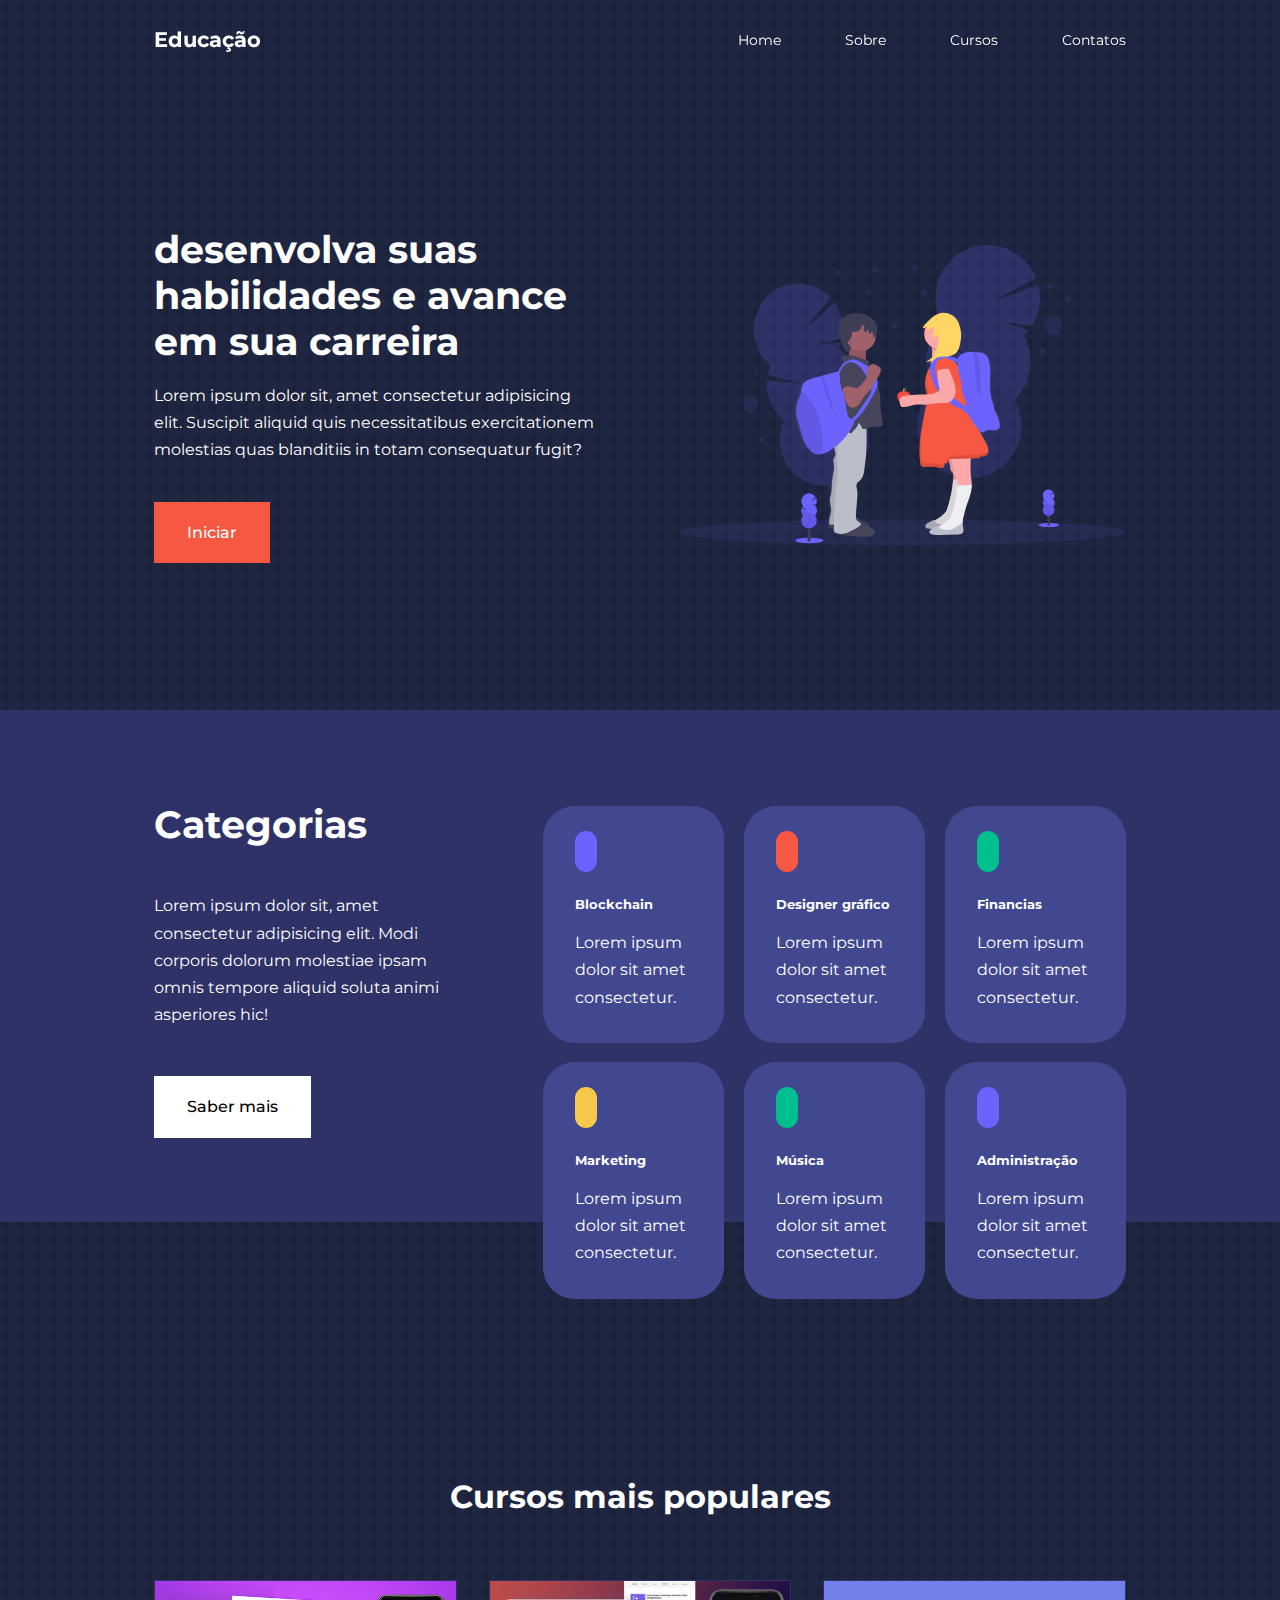
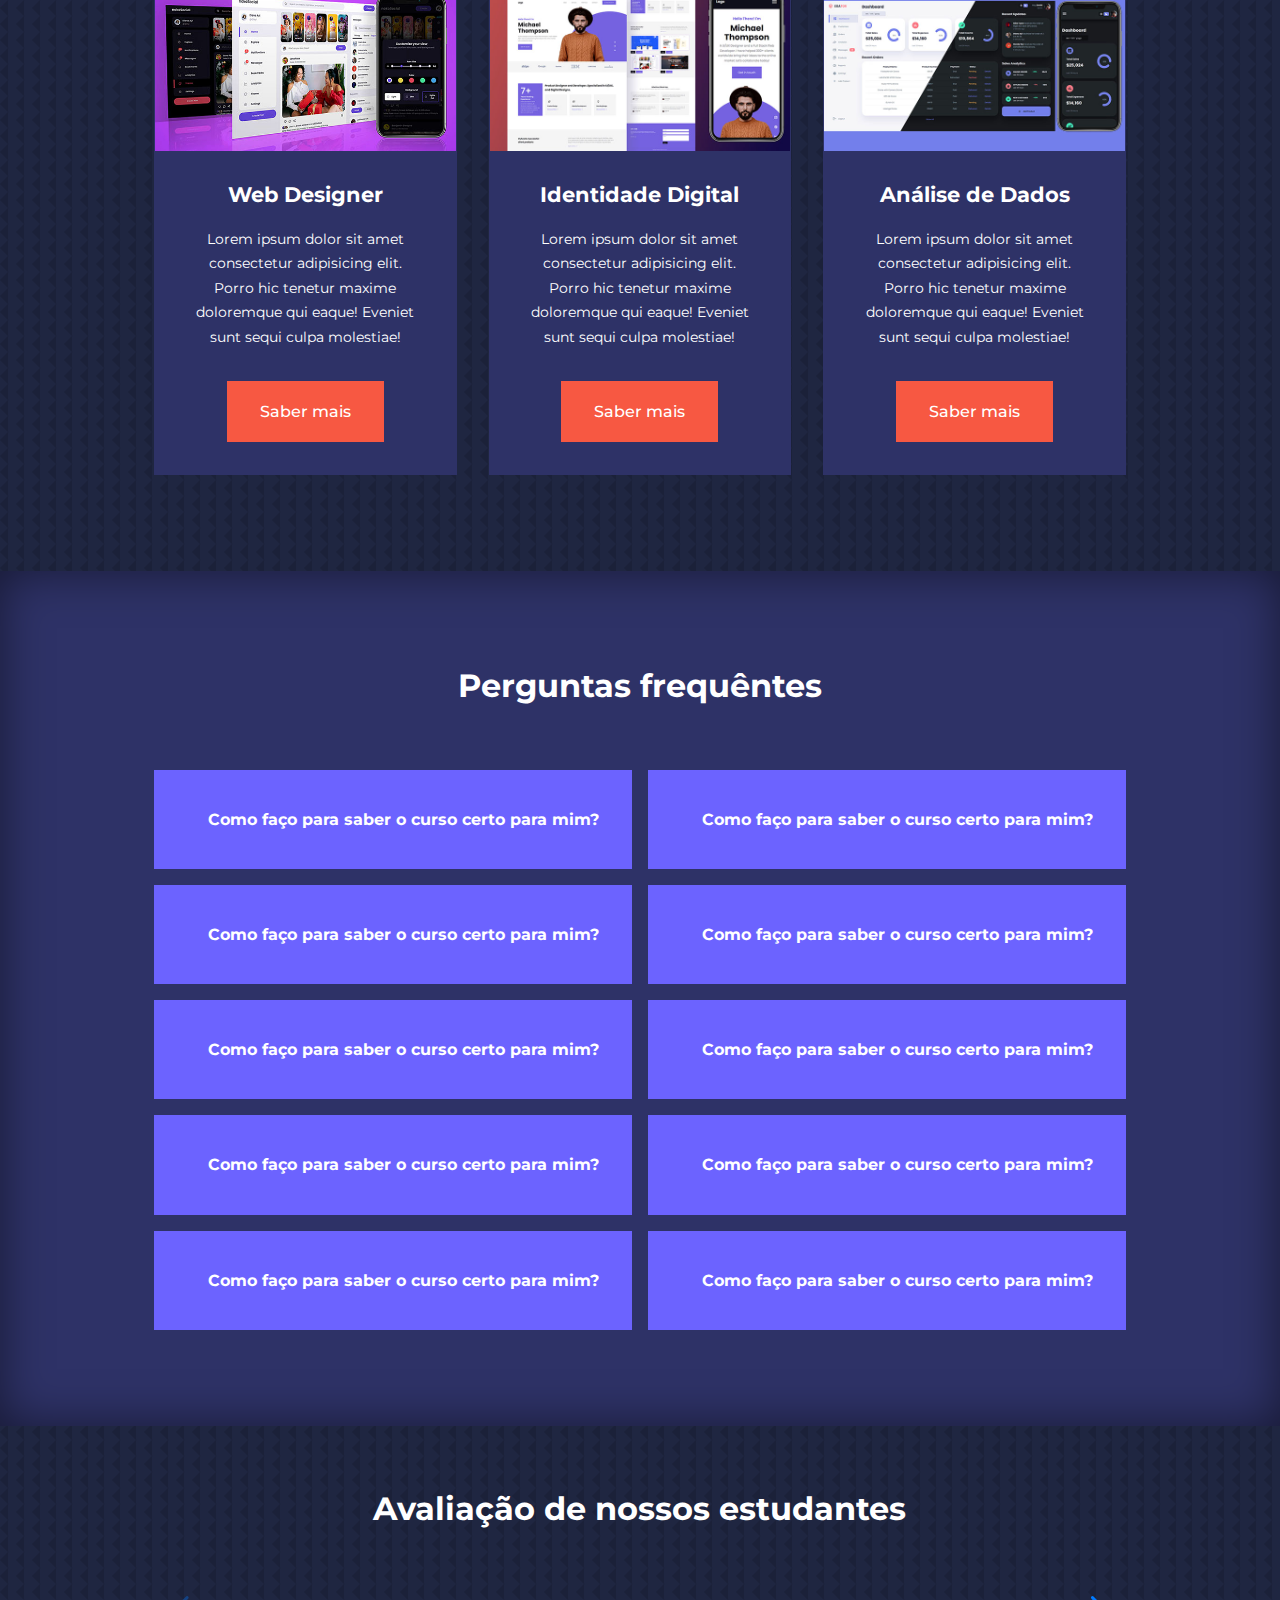
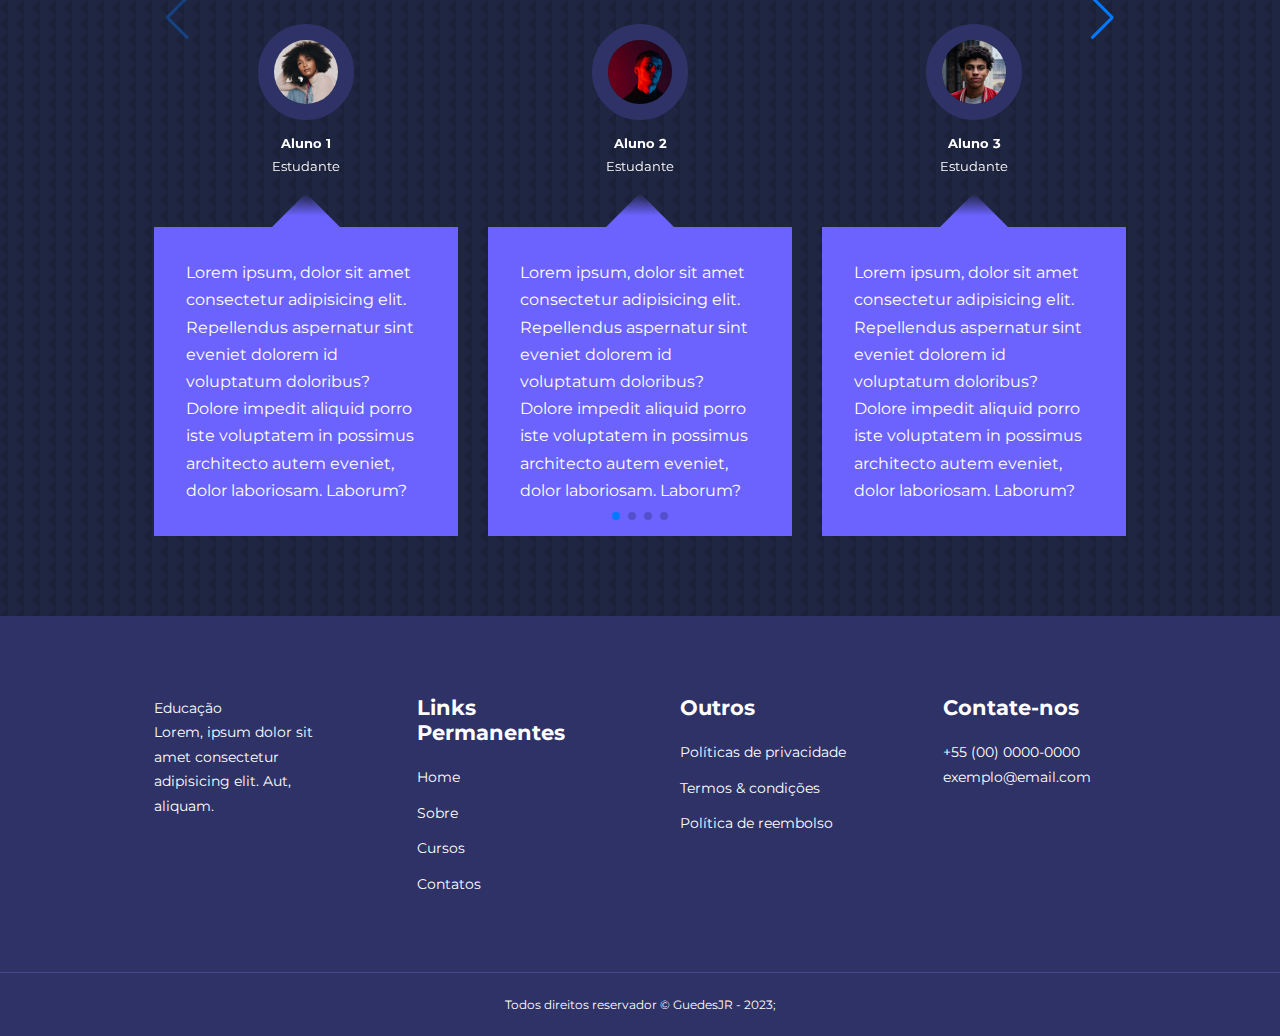
<file: index.html>
<!DOCTYPE html>
<html lang="en">
<head>
    <meta charset="UTF-8">
    <meta name="viewport" content="width=device-width, initial-scale=1.0">
    <!-- Style -->
    <link rel="stylesheet" href="./css/style.css">
    <!-- Icons -->
    <link rel="stylesheet" href="https://unicons.iconscout.com/release/v2.1.6/css/unicons.css">
    <title>Educação</title>
</head>
<body>
    <nav>
        <div class="container nav-container">
            <a href="./index.html">
                <h4>Educação</h4>
            </a>
            <ul class="nav-menu">
                <li><a href="./index.html">Home</a></li>
                <li><a href="./about.html">Sobre</a></li>
                <li><a href="./courses.html">Cursos</a></li>
                <li><a href="./contact.html">Contatos</a></li>
            </ul>
            <button id="open-menu-btn"><i class="uil uil-bars"></i></button>
            <button id="close-menu-btn"><i class="uil uil-multiply"></i></button>
        </div>
    </nav>

    <header>
        <div class="container header-container">
            <div class="header-left">
                <h1>desenvolva suas habilidades e avance em sua carreira</h1>
                <p>
                    Lorem ipsum dolor sit, amet consectetur adipisicing 
                    elit. Suscipit aliquid quis necessitatibus exercitationem 
                    molestias quas blanditiis in totam consequatur fugit?
                </p>
                <a href="./courses.html" class="btn btn-primary">Iniciar</a>
            </div>
            
            <div class="header-right">
                <div class="header-right-image">
                    <img src="./images/header.svg" alt="Header">
                </div>
            </div>
        </div>
    </header>

    <section class="categories">
        <div class="container categories-container">
            <div class="categories-left">
                <h1>Categorias</h1>
                <p>
                    Lorem ipsum dolor sit, amet consectetur 
                    adipisicing elit. Modi corporis dolorum 
                    molestiae ipsam omnis tempore aliquid soluta 
                    animi asperiores hic!
                </p>
                <a href="#" class="btn">Saber mais</a>
            </div>

            <div class="categories-right">
                <article class="category">
                    <span class="category-icon"><i class="uil uil-bitcoin-circle"></i></span>
                    <h5>Blockchain</h5>
                    <p>
                        Lorem ipsum dolor sit amet consectetur.
                    </p>
                </article>

                <article class="category">
                    <span class="category-icon"><i class="uil uil-palette"></i></span>
                    <h5>Designer gráfico</h5>
                    <p>
                        Lorem ipsum dolor sit amet consectetur.
                    </p>
                </article>

                <article class="category">
                    <span class="category-icon"><i class="uil uil-usd-circle"></i></span>
                    <h5>Financias</h5>
                    <p>
                        Lorem ipsum dolor sit amet consectetur.
                    </p>
                </article>

                <article class="category">
                    <span class="category-icon"><i class="uil uil-megaphone"></i></span>
                    <h5>Marketing</h5>
                    <p>
                        Lorem ipsum dolor sit amet consectetur.
                    </p>
                </article>

                <article class="category">
                    <span class="category-icon"><i class="uil uil-music"></i></span>
                    <h5>Música</h5>
                    <p>
                        Lorem ipsum dolor sit amet consectetur.
                    </p>
                </article>

                <article class="category">
                    <span class="category-icon"><i class="uil uil-puzzle-piece"></i></span>
                    <h5>Administração</h5>
                    <p>
                        Lorem ipsum dolor sit amet consectetur.
                    </p>
                </article>
            </div>
        </div>
    </section>

    <section class="courses">
        <h2>Cursos mais populares</h2>
        <div class="container courses-container">
            <article class="course">
                <div class="course-image">
                    <img src="./images/course1.jpg" alt="">
                </div>
                <div class="course-info">
                    <h4>Web Designer</h4>
                    <p>
                        Lorem ipsum dolor sit amet consectetur adipisicing elit. 
                        Porro hic tenetur maxime doloremque qui eaque! Eveniet 
                        sunt sequi culpa molestiae!
                    </p>
                    <a href="./courses.html" class="btn btn-primary">Saber mais</a>
                </div>
            </article>

            <article class="course">
                <div class="course-image">
                    <img src="./images/course2.jpg" alt="">
                </div>
                <div class="course-info">
                    <h4>Identidade Digital</h4>
                    <p>
                        Lorem ipsum dolor sit amet consectetur adipisicing elit. 
                        Porro hic tenetur maxime doloremque qui eaque! Eveniet 
                        sunt sequi culpa molestiae!
                    </p>
                    <a href="./courses.html" class="btn btn-primary">Saber mais</a>
                </div>
            </article>

            <article class="course">
                <div class="course-image">
                    <img src="./images/course3.jpg" alt="">
                </div>
                <div class="course-info">
                    <h4>Análise de Dados</h4>
                    <p>
                        Lorem ipsum dolor sit amet consectetur adipisicing elit. 
                        Porro hic tenetur maxime doloremque qui eaque! Eveniet 
                        sunt sequi culpa molestiae!
                    </p>
                    <a href="./courses.html" class="btn btn-primary">Saber mais</a>
                </div>
            </article>
        </div>
    </section>

    <section class="faqs">
        <h2>Perguntas frequêntes</h2>
        <div class="container faqs-container">
            <article class="faq">
                <div class="faq-icon"><i class="uil uil-plus"></i></div>
                <div class="question-answer">
                    <h4>Como faço para saber o curso certo para mim?</h4>
                    <p>
                        Lorem ipsum, dolor sit amet consectetur adipisicing elit. 
                        Sunt debitis unde sit odio nesciunt iusto sapiente deserunt 
                        veniam ullam reprehenderit.
                    </p>
                </div>
            </article>

            <article class="faq">
                <div class="faq-icon"><i class="uil uil-plus"></i></div>
                <div class="question-answer">
                    <h4>Como faço para saber o curso certo para mim?</h4>
                    <p>
                        Lorem ipsum, dolor sit amet consectetur adipisicing elit. 
                        Sunt debitis unde sit odio nesciunt iusto sapiente deserunt 
                        veniam ullam reprehenderit.
                    </p>
                </div>
            </article>

            <article class="faq">
                <div class="faq-icon"><i class="uil uil-plus"></i></div>
                <div class="question-answer">
                    <h4>Como faço para saber o curso certo para mim?</h4>
                    <p>
                        Lorem ipsum, dolor sit amet consectetur adipisicing elit. 
                        Sunt debitis unde sit odio nesciunt iusto sapiente deserunt 
                        veniam ullam reprehenderit.
                    </p>
                </div>
            </article>

            <article class="faq">
                <div class="faq-icon"><i class="uil uil-plus"></i></div>
                <div class="question-answer">
                    <h4>Como faço para saber o curso certo para mim?</h4>
                    <p>
                        Lorem ipsum, dolor sit amet consectetur adipisicing elit. 
                        Sunt debitis unde sit odio nesciunt iusto sapiente deserunt 
                        veniam ullam reprehenderit.
                    </p>
                </div>
            </article>

            <article class="faq">
                <div class="faq-icon"><i class="uil uil-plus"></i></div>
                <div class="question-answer">
                    <h4>Como faço para saber o curso certo para mim?</h4>
                    <p>
                        Lorem ipsum, dolor sit amet consectetur adipisicing elit. 
                        Sunt debitis unde sit odio nesciunt iusto sapiente deserunt 
                        veniam ullam reprehenderit.
                    </p>
                </div>
            </article>

            <article class="faq">
                <div class="faq-icon"><i class="uil uil-plus"></i></div>
                <div class="question-answer">
                    <h4>Como faço para saber o curso certo para mim?</h4>
                    <p>
                        Lorem ipsum, dolor sit amet consectetur adipisicing elit. 
                        Sunt debitis unde sit odio nesciunt iusto sapiente deserunt 
                        veniam ullam reprehenderit.
                    </p>
                </div>
            </article>

            <article class="faq">
                <div class="faq-icon"><i class="uil uil-plus"></i></div>
                <div class="question-answer">
                    <h4>Como faço para saber o curso certo para mim?</h4>
                    <p>
                        Lorem ipsum, dolor sit amet consectetur adipisicing elit. 
                        Sunt debitis unde sit odio nesciunt iusto sapiente deserunt 
                        veniam ullam reprehenderit.
                    </p>
                </div>
            </article>

            <article class="faq">
                <div class="faq-icon"><i class="uil uil-plus"></i></div>
                <div class="question-answer">
                    <h4>Como faço para saber o curso certo para mim?</h4>
                    <p>
                        Lorem ipsum, dolor sit amet consectetur adipisicing elit. 
                        Sunt debitis unde sit odio nesciunt iusto sapiente deserunt 
                        veniam ullam reprehenderit.
                    </p>
                </div>
            </article>

            <article class="faq">
                <div class="faq-icon"><i class="uil uil-plus"></i></div>
                <div class="question-answer">
                    <h4>Como faço para saber o curso certo para mim?</h4>
                    <p>
                        Lorem ipsum, dolor sit amet consectetur adipisicing elit. 
                        Sunt debitis unde sit odio nesciunt iusto sapiente deserunt 
                        veniam ullam reprehenderit.
                    </p>
                </div>
            </article>

            <article class="faq">
                <div class="faq-icon"><i class="uil uil-plus"></i></div>
                <div class="question-answer">
                    <h4>Como faço para saber o curso certo para mim?</h4>
                    <p>
                        Lorem ipsum, dolor sit amet consectetur adipisicing elit. 
                        Sunt debitis unde sit odio nesciunt iusto sapiente deserunt 
                        veniam ullam reprehenderit.
                    </p>
                </div>
            </article>
        </div>
    </section>

    <section class="container testimonials-container swiper mySwiper">
        <h2>Avaliação de nossos estudantes</h2>
        <div class="swiper-wrapper">
            <article class="testimonial swiper-slide">
                <div class="avatar">
                    <img src="./images/avatar1.jpg">
                </div>
                <div class="testimonial-info">
                    <h5>Aluno 1</h5>
                    <small>Estudante</small>
                </div>
                <div class="testimonial-body">
                    <p>
                        Lorem ipsum, dolor sit amet consectetur adipisicing 
                        elit. Repellendus aspernatur sint eveniet dolorem id 
                        voluptatum doloribus? Dolore impedit aliquid porro 
                        iste voluptatem in possimus architecto autem eveniet, 
                        dolor laboriosam. Laborum?
                    </p>
                </div>
            </article>

            <article class="testimonial swiper-slide">
                <div class="avatar">
                    <img src="./images/avatar2.jpg">
                </div>
                <div class="testimonial-info">
                    <h5>Aluno 2</h5>
                    <small>Estudante</small>
                </div>
                <div class="testimonial-body">
                    <p>
                        Lorem ipsum, dolor sit amet consectetur adipisicing 
                        elit. Repellendus aspernatur sint eveniet dolorem id 
                        voluptatum doloribus? Dolore impedit aliquid porro 
                        iste voluptatem in possimus architecto autem eveniet, 
                        dolor laboriosam. Laborum?
                    </p>
                </div>
            </article>

            <article class="testimonial swiper-slide">
                <div class="avatar">
                    <img src="./images/avatar3.jpg">
                </div>
                <div class="testimonial-info">
                    <h5>Aluno 3</h5>
                    <small>Estudante</small>
                </div>
                <div class="testimonial-body">
                    <p>
                        Lorem ipsum, dolor sit amet consectetur adipisicing 
                        elit. Repellendus aspernatur sint eveniet dolorem id 
                        voluptatum doloribus? Dolore impedit aliquid porro 
                        iste voluptatem in possimus architecto autem eveniet, 
                        dolor laboriosam. Laborum?
                    </p>
                </div>
            </article>

            <article class="testimonial swiper-slide">
                <div class="avatar">
                    <img src="./images/avatar4.jpg">
                </div>
                <div class="testimonial-info">
                    <h5>Aluno 4</h5>
                    <small>Estudante</small>
                </div>
                <div class="testimonial-body">
                    <p>
                        Lorem ipsum, dolor sit amet consectetur adipisicing 
                        elit. Repellendus aspernatur sint eveniet dolorem id 
                        voluptatum doloribus? Dolore impedit aliquid porro 
                        iste voluptatem in possimus architecto autem eveniet, 
                        dolor laboriosam. Laborum?
                    </p>
                </div>
            </article>

            <article class="testimonial swiper-slide">
                <div class="avatar">
                    <img src="./images/avatar5.jpg">
                </div>
                <div class="testimonial-info">
                    <h5>Aluno 5</h5>
                    <small>Estudante</small>
                </div>
                <div class="testimonial-body">
                    <p>
                        Lorem ipsum, dolor sit amet consectetur adipisicing 
                        elit. Repellendus aspernatur sint eveniet dolorem id 
                        voluptatum doloribus? Dolore impedit aliquid porro 
                        iste voluptatem in possimus architecto autem eveniet, 
                        dolor laboriosam. Laborum?
                    </p>
                </div>
            </article>

            <article class="testimonial swiper-slide">
                <div class="avatar">
                    <img src="./images/avatar6.jpg">
                </div>
                <div class="testimonial-info">
                    <h5>Aluno 6</h5>
                    <small>Estudante</small>
                </div>
                <div class="testimonial-body">
                    <p>
                        Lorem ipsum, dolor sit amet consectetur adipisicing 
                        elit. Repellendus aspernatur sint eveniet dolorem id 
                        voluptatum doloribus? Dolore impedit aliquid porro 
                        iste voluptatem in possimus architecto autem eveniet, 
                        dolor laboriosam. Laborum?
                    </p>
                </div>
            </article>
        </div>

          <!-- If we need pagination -->
        <div class="swiper-pagination"></div>

        <!-- If we need navigation buttons -->
        <div class="swiper-button-prev"></div>
        <div class="swiper-button-next"></div>
    </section>

    <footer class="footer">
        <div class="container footer-container">
            <div class="footer-1">
                <a href="./index.html">Educação</a>
                <p>
                    Lorem, ipsum dolor sit amet consectetur adipisicing elit. Aut, aliquam.
                </p>
            </div>

            <div class="footer-2">
                <h4>Links Permanentes</h4>
                <ul class="permalinks">
                    <li><a href="./index.html">Home</a></li>
                    <li><a href="./about.html">Sobre</a></li>
                    <li><a href="./courses.html">Cursos</a></li>
                    <li><a href="./contact.html">Contatos</a></li>
                </ul>
            </div>

            <div class="footer-3">
                <h4>Outros</h4>
                <ul class="privacy">
                    <li><a href="">Políticas de privacidade</a></li>
                    <li><a href="">Termos & condições</a></li>
                    <li><a href="">Política de reembolso</a></li>
                </ul>
            </div>

            <div class="footer-4">
                <h4>Contate-nos</h4>
                <div>
                    <p>+55 (00) 0000-0000</p>
                    <p>exemplo@email.com</p>
                </div>
                <ul class="footer-socials">
                    <li>
                        <a href="#">
                            <i class="uil uil-facebook-f"></i>
                        </a>
                    </li>
                    <li>
                        <a href="#">
                            <i class="uil uil-instagram"></i>
                        </a>
                    </li>
                    <li>
                        <a href="#">
                            <i class="uil uil-linkedin-alt"></i>
                        </a>
                    </li>
                    <li>
                        <a href="#">
                            <i class="uil uil-github"></i>
                        </a>
                    </li>
                </ul>
            </div>
            
        </div>
        <div class="footer-copyright">
            <small>Todos direitos reservador <span>&copy;</span> <span>GuedesJR</span> - 2023;</small>
        </div>
    </footer>

    <script src="./js/main.js"></script>
    <script src="https://cdn.jsdelivr.net/npm/swiper@10/swiper-bundle.min.js"></script>
    <!-- Initialize Swiper -->
    <script>
        var swiper = new Swiper(".mySwiper", {
            slidesPerView: 1,
            spaceBetween: 30,
            pagination: {
                el: ".swiper-pagination",
                clickable: true,
            },
            // Navigation arrows
            navigation: {
                nextEl: '.swiper-button-next',
                prevEl: '.swiper-button-prev',
            },

            // Ajustar quantidade de acordo com tamanho da tela
            breakpoints: {
                600: {
                    slidesPerView: 2,
                },
                900: {
                    slidesPerView: 3,
                }
            },
        });
    </script>
</body>
</html>
</file>
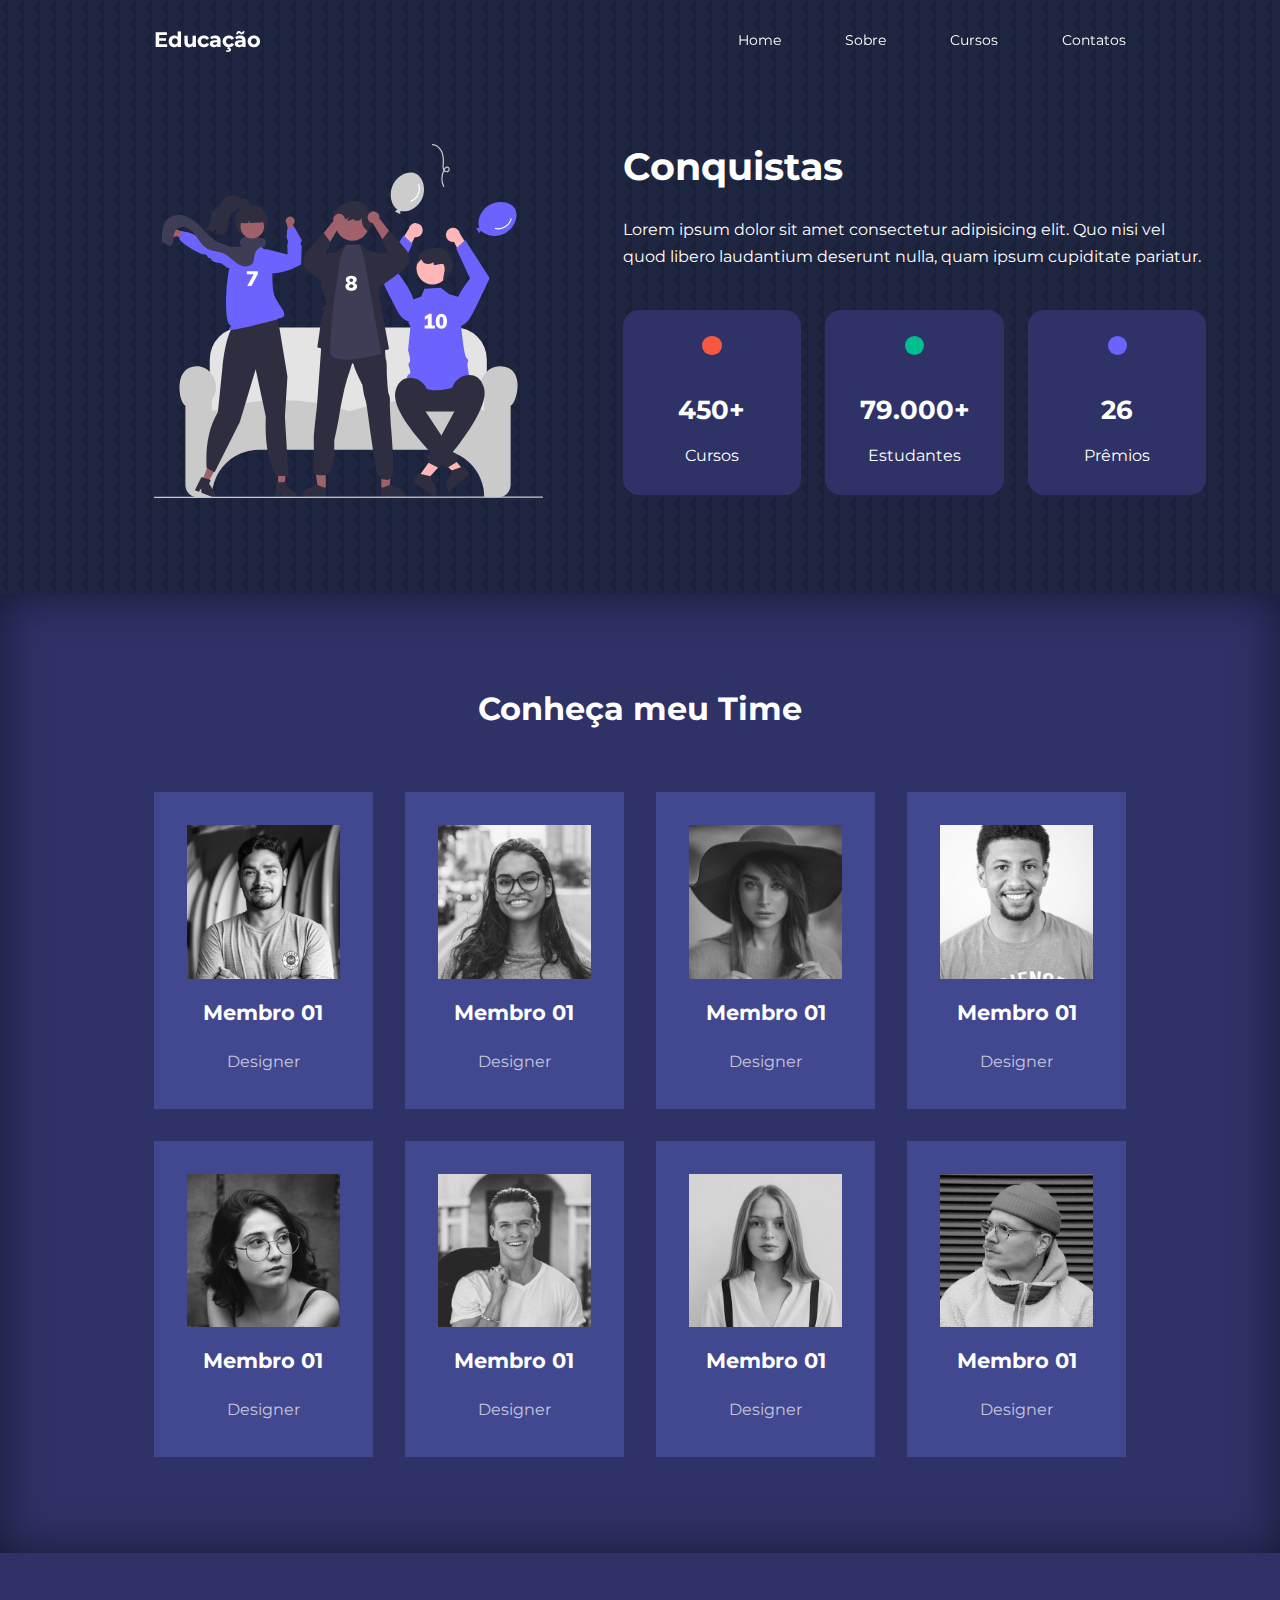
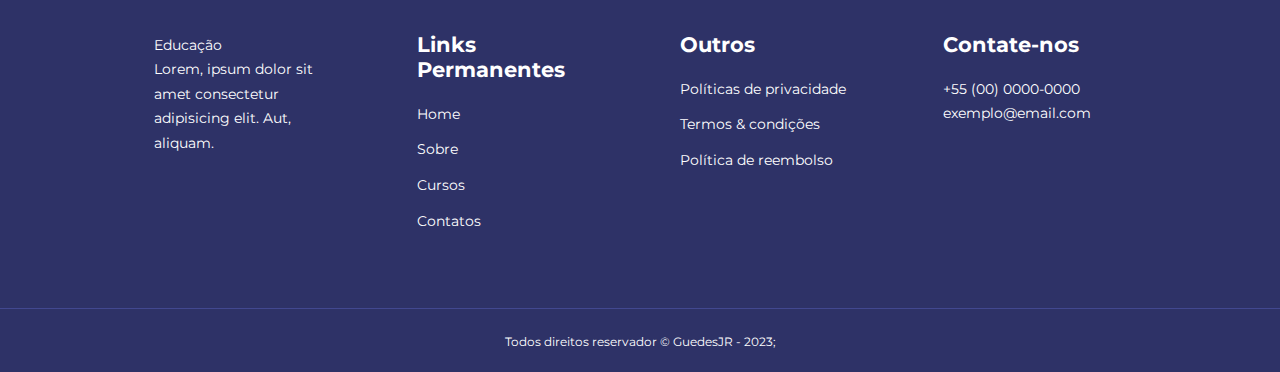
<file: about.html>
<!DOCTYPE html>
<html lang="en">
<head>
    <meta charset="UTF-8">
    <meta name="viewport" content="width=device-width, initial-scale=1.0">
    <!-- Style -->
    <link rel="stylesheet" href="./css/about.css">
    <!-- Icons -->
    <link rel="stylesheet" href="https://unicons.iconscout.com/release/v2.1.6/css/unicons.css">
    <title>Educação</title>
</head>
<body>
    <nav>
        <div class="container nav-container">
            <a href="./index.html">
                <h4>Educação</h4>
            </a>
            <ul class="nav-menu">
                <li><a href="./index.html">Home</a></li>
                <li><a href="./about.html">Sobre</a></li>
                <li><a href="./courses.html">Cursos</a></li>
                <li><a href="./contact.html">Contatos</a></li>
            </ul>
            <button id="open-menu-btn"><i class="uil uil-bars"></i></button>
            <button id="close-menu-btn"><i class="uil uil-multiply"></i></button>
        </div>
    </nav>

    <section class="about-achievements">
        <div class="container about-achievements-container">
            <div class="about-achievements-left">
                <img src="./images/about achievements.svg">
            </div>
            <div class="about-achievements-right">
                <h1>Conquistas</h1>
                <p>
                    Lorem ipsum dolor sit amet consectetur adipisicing 
                    elit. Quo nisi vel quod libero laudantium deserunt 
                    nulla, quam ipsum cupiditate pariatur.
                </p>
                <div class="achievements-cards">
                    <article class="achievement-card">
                        <span class="achievement-icon">
                            <i class="uil uil-video"></i>
                        </span>
                        <h3>450+</h3>
                        <p>Cursos</p>
                    </article>

                    <article class="achievement-card">
                        <span class="achievement-icon">
                            <i class="uil uil-users-alt"></i>
                        </span>
                        <h3>79.000+</h3>
                        <p>Estudantes</p>
                    </article>

                    <article class="achievement-card">
                        <span class="achievement-icon">
                            <i class="uil uil-trophy"></i>
                        </span>
                        <h3>26</h3>
                        <p>Prêmios</p>
                    </article>
                </div>
            </div>
        </div>
    </section>

    <section class="team">
        <h2>Conheça meu Time</h2>
        <div class="container team-container">
            <article class="team-member">
                <div class="team-member-image">
                    <img src="./images/tm1.jpg">
                </div>
                <div class="team-member-info">
                    <h4>Membro 01</h4>
                    <p>Designer</p>
                </div>
                <div class="team-member-socials">
                    <a href="https://instagram.com" target="_blank"><i class="uil uil-instagram"></i></a>
                    <a href="https://github.com" target="_blank"><i class="uil uil-github"></i></a>
                    <a href="https://linkedin.com" target="_blank"><i class="uil uil-linkedin-alt"></i></a>
                </div>
            </article>

            <article class="team-member">
                <div class="team-member-image">
                    <img src="./images/tm2.jpg">
                </div>
                <div class="team-member-info">
                    <h4>Membro 01</h4>
                    <p>Designer</p>
                </div>
                <div class="team-member-socials">
                    <a href="https://instagram.com" target="_blank"><i class="uil uil-instagram"></i></a>
                    <a href="https://github.com" target="_blank"><i class="uil uil-github"></i></a>
                    <a href="https://linkedin.com" target="_blank"><i class="uil uil-linkedin-alt"></i></a>
                </div>
            </article>

            <article class="team-member">
                <div class="team-member-image">
                    <img src="./images/tm3.jpg">
                </div>
                <div class="team-member-info">
                    <h4>Membro 01</h4>
                    <p>Designer</p>
                </div>
                <div class="team-member-socials">
                    <a href="https://instagram.com" target="_blank"><i class="uil uil-instagram"></i></a>
                    <a href="https://github.com" target="_blank"><i class="uil uil-github"></i></a>
                    <a href="https://linkedin.com" target="_blank"><i class="uil uil-linkedin-alt"></i></a>
                </div>
            </article>

            <article class="team-member">
                <div class="team-member-image">
                    <img src="./images/tm4.jpg">
                </div>
                <div class="team-member-info">
                    <h4>Membro 01</h4>
                    <p>Designer</p>
                </div>
                <div class="team-member-socials">
                    <a href="https://instagram.com" target="_blank"><i class="uil uil-instagram"></i></a>
                    <a href="https://github.com" target="_blank"><i class="uil uil-github"></i></a>
                    <a href="https://linkedin.com" target="_blank"><i class="uil uil-linkedin-alt"></i></a>
                </div>
            </article>

            <article class="team-member">
                <div class="team-member-image">
                    <img src="./images/tm5.jpg">
                </div>
                <div class="team-member-info">
                    <h4>Membro 01</h4>
                    <p>Designer</p>
                </div>
                <div class="team-member-socials">
                    <a href="https://instagram.com" target="_blank"><i class="uil uil-instagram"></i></a>
                    <a href="https://github.com" target="_blank"><i class="uil uil-github"></i></a>
                    <a href="https://linkedin.com" target="_blank"><i class="uil uil-linkedin-alt"></i></a>
                </div>
            </article>

            <article class="team-member">
                <div class="team-member-image">
                    <img src="./images/tm6.jpg">
                </div>
                <div class="team-member-info">
                    <h4>Membro 01</h4>
                    <p>Designer</p>
                </div>
                <div class="team-member-socials">
                    <a href="https://instagram.com" target="_blank"><i class="uil uil-instagram"></i></a>
                    <a href="https://github.com" target="_blank"><i class="uil uil-github"></i></a>
                    <a href="https://linkedin.com" target="_blank"><i class="uil uil-linkedin-alt"></i></a>
                </div>
            </article>

            <article class="team-member">
                <div class="team-member-image">
                    <img src="./images/tm7.jpg">
                </div>
                <div class="team-member-info">
                    <h4>Membro 01</h4>
                    <p>Designer</p>
                </div>
                <div class="team-member-socials">
                    <a href="https://instagram.com" target="_blank"><i class="uil uil-instagram"></i></a>
                    <a href="https://github.com" target="_blank"><i class="uil uil-github"></i></a>
                    <a href="https://linkedin.com" target="_blank"><i class="uil uil-linkedin-alt"></i></a>
                </div>
            </article>

            <article class="team-member">
                <div class="team-member-image">
                    <img src="./images/tm8.jpg">
                </div>
                <div class="team-member-info">
                    <h4>Membro 01</h4>
                    <p>Designer</p>
                </div>
                <div class="team-member-socials">
                    <a href="https://instagram.com" target="_blank"><i class="uil uil-instagram"></i></a>
                    <a href="https://github.com" target="_blank"><i class="uil uil-github"></i></a>
                    <a href="https://linkedin.com" target="_blank"><i class="uil uil-linkedin-alt"></i></a>
                </div>
            </article>
        </div>
    </section>

    <footer class="footer">
        <div class="container footer-container">
            <div class="footer-1">
                <a href="./index.html">Educação</a>
                <p>
                    Lorem, ipsum dolor sit amet consectetur adipisicing elit. Aut, aliquam.
                </p>
            </div>

            <div class="footer-2">
                <h4>Links Permanentes</h4>
                <ul class="permalinks">
                    <li><a href="./index.html">Home</a></li>
                    <li><a href="./about.html">Sobre</a></li>
                    <li><a href="./courses.html">Cursos</a></li>
                    <li><a href="./contact.html">Contatos</a></li>
                </ul>
            </div>

            <div class="footer-3">
                <h4>Outros</h4>
                <ul class="privacy">
                    <li><a href="">Políticas de privacidade</a></li>
                    <li><a href="">Termos & condições</a></li>
                    <li><a href="">Política de reembolso</a></li>
                </ul>
            </div>

            <div class="footer-4">
                <h4>Contate-nos</h4>
                <div>
                    <p>+55 (00) 0000-0000</p>
                    <p>exemplo@email.com</p>
                </div>
                <ul class="footer-socials">
                    <li>
                        <a href="#">
                            <i class="uil uil-facebook-f"></i>
                        </a>
                    </li>
                    <li>
                        <a href="#">
                            <i class="uil uil-instagram"></i>
                        </a>
                    </li>
                    <li>
                        <a href="#">
                            <i class="uil uil-linkedin-alt"></i>
                        </a>
                    </li>
                    <li>
                        <a href="#">
                            <i class="uil uil-github"></i>
                        </a>
                    </li>
                </ul>
            </div>
            
        </div>
        <div class="footer-copyright">
            <small>Todos direitos reservador <span>&copy;</span> <span>GuedesJR</span> - 2023;</small>
        </div>
    </footer>

    <script src="./js/main.js"></script>
</body>
</html>
</file>
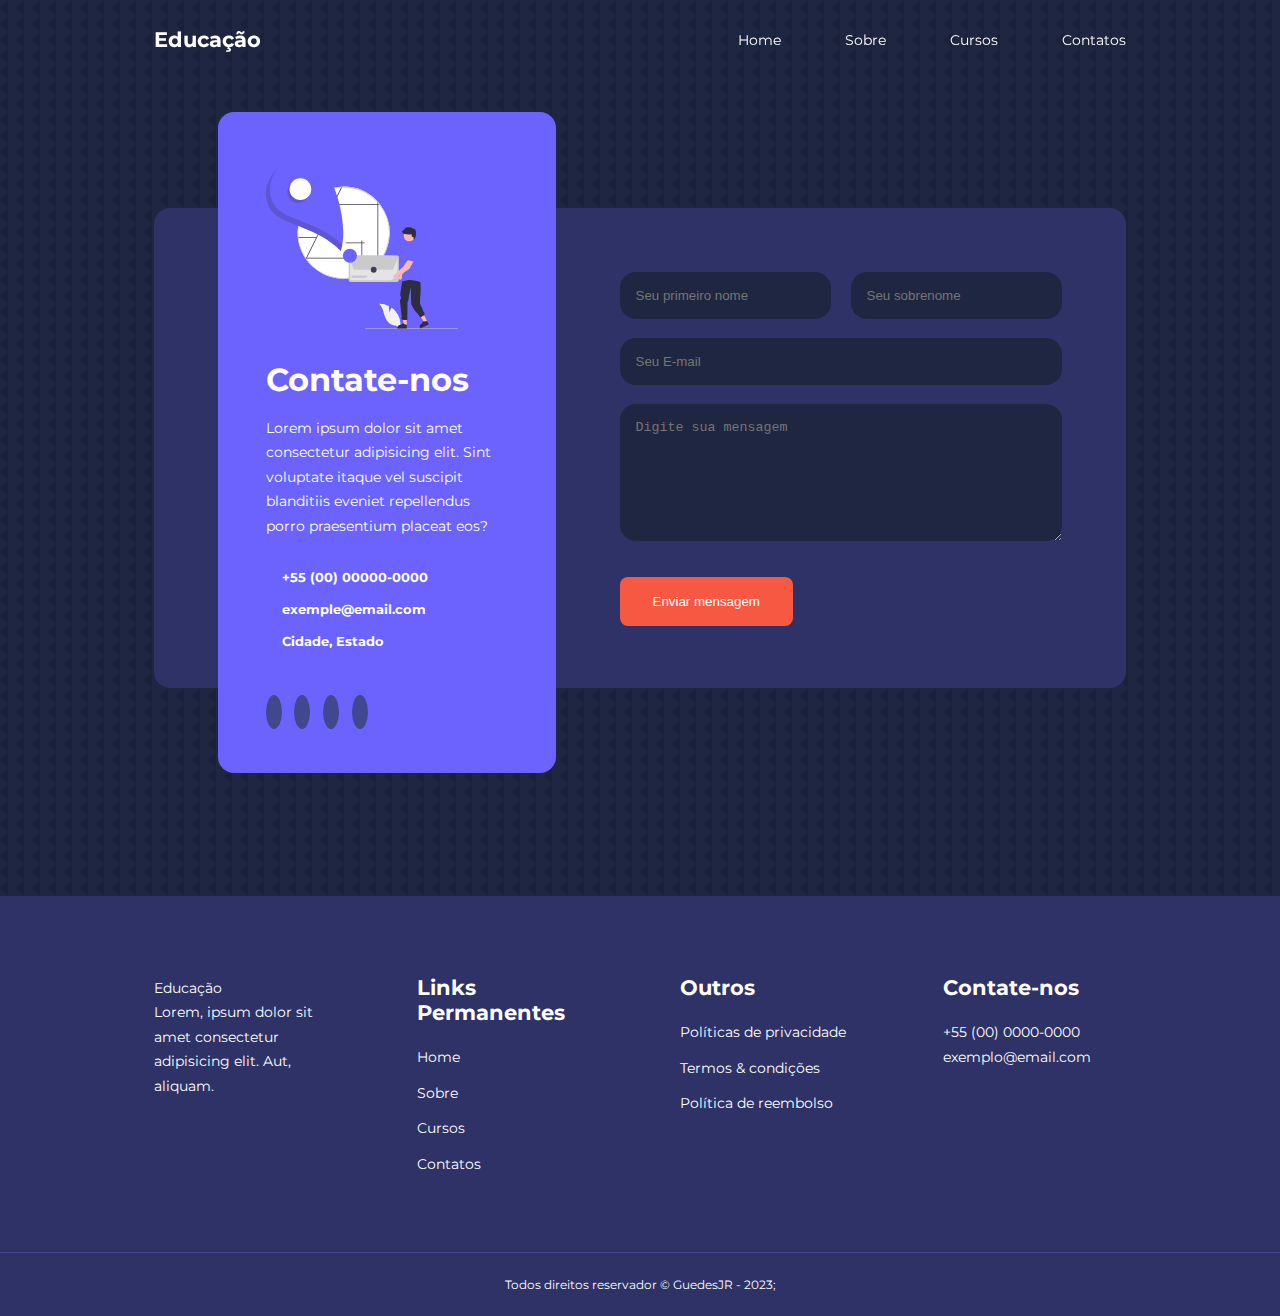
<file: contact.html>
<!DOCTYPE html>
<html lang="en">
<head>
    <meta charset="UTF-8">
    <meta name="viewport" content="width=device-width, initial-scale=1.0">
    <!-- Style -->
    <link rel="stylesheet" href="./css/style.css">
    <link rel="stylesheet" href="./css/contact.css">
    <!-- Icons -->
    <link rel="stylesheet" href="https://unicons.iconscout.com/release/v2.1.6/css/unicons.css">
    <title>Educação</title>
</head>
<body>
    <nav>
        <div class="container nav-container">
            <a href="./index.html">
                <h4>Educação</h4>
            </a>
            <ul class="nav-menu">
                <li><a href="./index.html">Home</a></li>
                <li><a href="./about.html">Sobre</a></li>
                <li><a href="./courses.html">Cursos</a></li>
                <li><a href="./contact.html">Contatos</a></li>
            </ul>
            <button id="open-menu-btn"><i class="uil uil-bars"></i></button>
            <button id="close-menu-btn"><i class="uil uil-multiply"></i></button>
        </div>
    </nav>

    <section class="contact">
        <div class="container contact-container">
            <aside class="contact-aside">
                <div class="aside-image">
                    <img src="./images/contact.svg">
                </div>
                <h2>Contate-nos</h2>
                <p>
                    Lorem ipsum dolor sit amet consectetur adipisicing elit. 
                    Sint voluptate itaque vel suscipit blanditiis eveniet 
                    repellendus porro praesentium placeat eos?
                </p>
                <ul class="contact-details">
                    <li>
                        <i class="uil uil-phone-times"></i>
                        <h5>+55 (00) 00000-0000</h5>
                    </li>
                    <li>
                        <i class="uil uil-envelope"></i>
                        <h5>exemple@email.com</h5>
                    </li>
                    <li>
                        <i class="uil uil-location-point"></i>
                        <h5>Cidade, Estado</h5>
                    </li>
                </ul>
                <ul class="contact-socials">
                    <li>
                        <a href="#">
                            <i class="uil uil-facebook-f"></i>
                        </a>
                    </li>
                    <li>
                        <a href="#">
                            <i class="uil uil-instagram"></i>
                        </a>
                    </li>
                    <li>
                        <a href="#">
                            <i class="uil uil-linkedin-alt"></i>
                        </a>
                    </li>
                    <li>
                        <a href="#">
                            <i class="uil uil-github"></i>
                        </a>
                    </li>
                </ul>
            </aside>

            <form
                action="https://formspree.io/f/mqkvqykp"
                method="POST"
                class="contact-form"
            >
                <div class="form-name">
                    <input type="text" name="Primeiro Nome" id="First Name" placeholder="Seu primeiro nome" required>
                    <input type="text" name="Sobre Nome" id="Last Name" placeholder="Seu sobrenome" required>
                </div>
                <input type="email" name="Email Address" placeholder="Seu E-mail" required>
                <textarea name="Message" id="message" rows="7" placeholder="Digite sua mensagem" required></textarea>
                <button type="submit" class="btn btn-primary">Enviar mensagem</button>
            </form>
        </div>
    </section>

    <footer class="footer">
        <div class="container footer-container">
            <div class="footer-1">
                <a href="./index.html">Educação</a>
                <p>
                    Lorem, ipsum dolor sit amet consectetur adipisicing elit. Aut, aliquam.
                </p>
            </div>

            <div class="footer-2">
                <h4>Links Permanentes</h4>
                <ul class="permalinks">
                    <li><a href="./index.html">Home</a></li>
                    <li><a href="./about.html">Sobre</a></li>
                    <li><a href="./courses.html">Cursos</a></li>
                    <li><a href="./contact.html">Contatos</a></li>
                </ul>
            </div>

            <div class="footer-3">
                <h4>Outros</h4>
                <ul class="privacy">
                    <li><a href="">Políticas de privacidade</a></li>
                    <li><a href="">Termos & condições</a></li>
                    <li><a href="">Política de reembolso</a></li>
                </ul>
            </div>

            <div class="footer-4">
                <h4>Contate-nos</h4>
                <div>
                    <p>+55 (00) 0000-0000</p>
                    <p>exemplo@email.com</p>
                </div>
                <ul class="footer-socials">
                    <li>
                        <a href="#">
                            <i class="uil uil-facebook-f"></i>
                        </a>
                    </li>
                    <li>
                        <a href="#">
                            <i class="uil uil-instagram"></i>
                        </a>
                    </li>
                    <li>
                        <a href="#">
                            <i class="uil uil-linkedin-alt"></i>
                        </a>
                    </li>
                    <li>
                        <a href="#">
                            <i class="uil uil-github"></i>
                        </a>
                    </li>
                </ul>
            </div>
            
        </div>
        <div class="footer-copyright">
            <small>Todos direitos reservador <span>&copy;</span> <span>GuedesJR</span> - 2023;</small>
        </div>
    </footer>

    <script src="./js/main.js"></script>
</body>
</html>
</file>
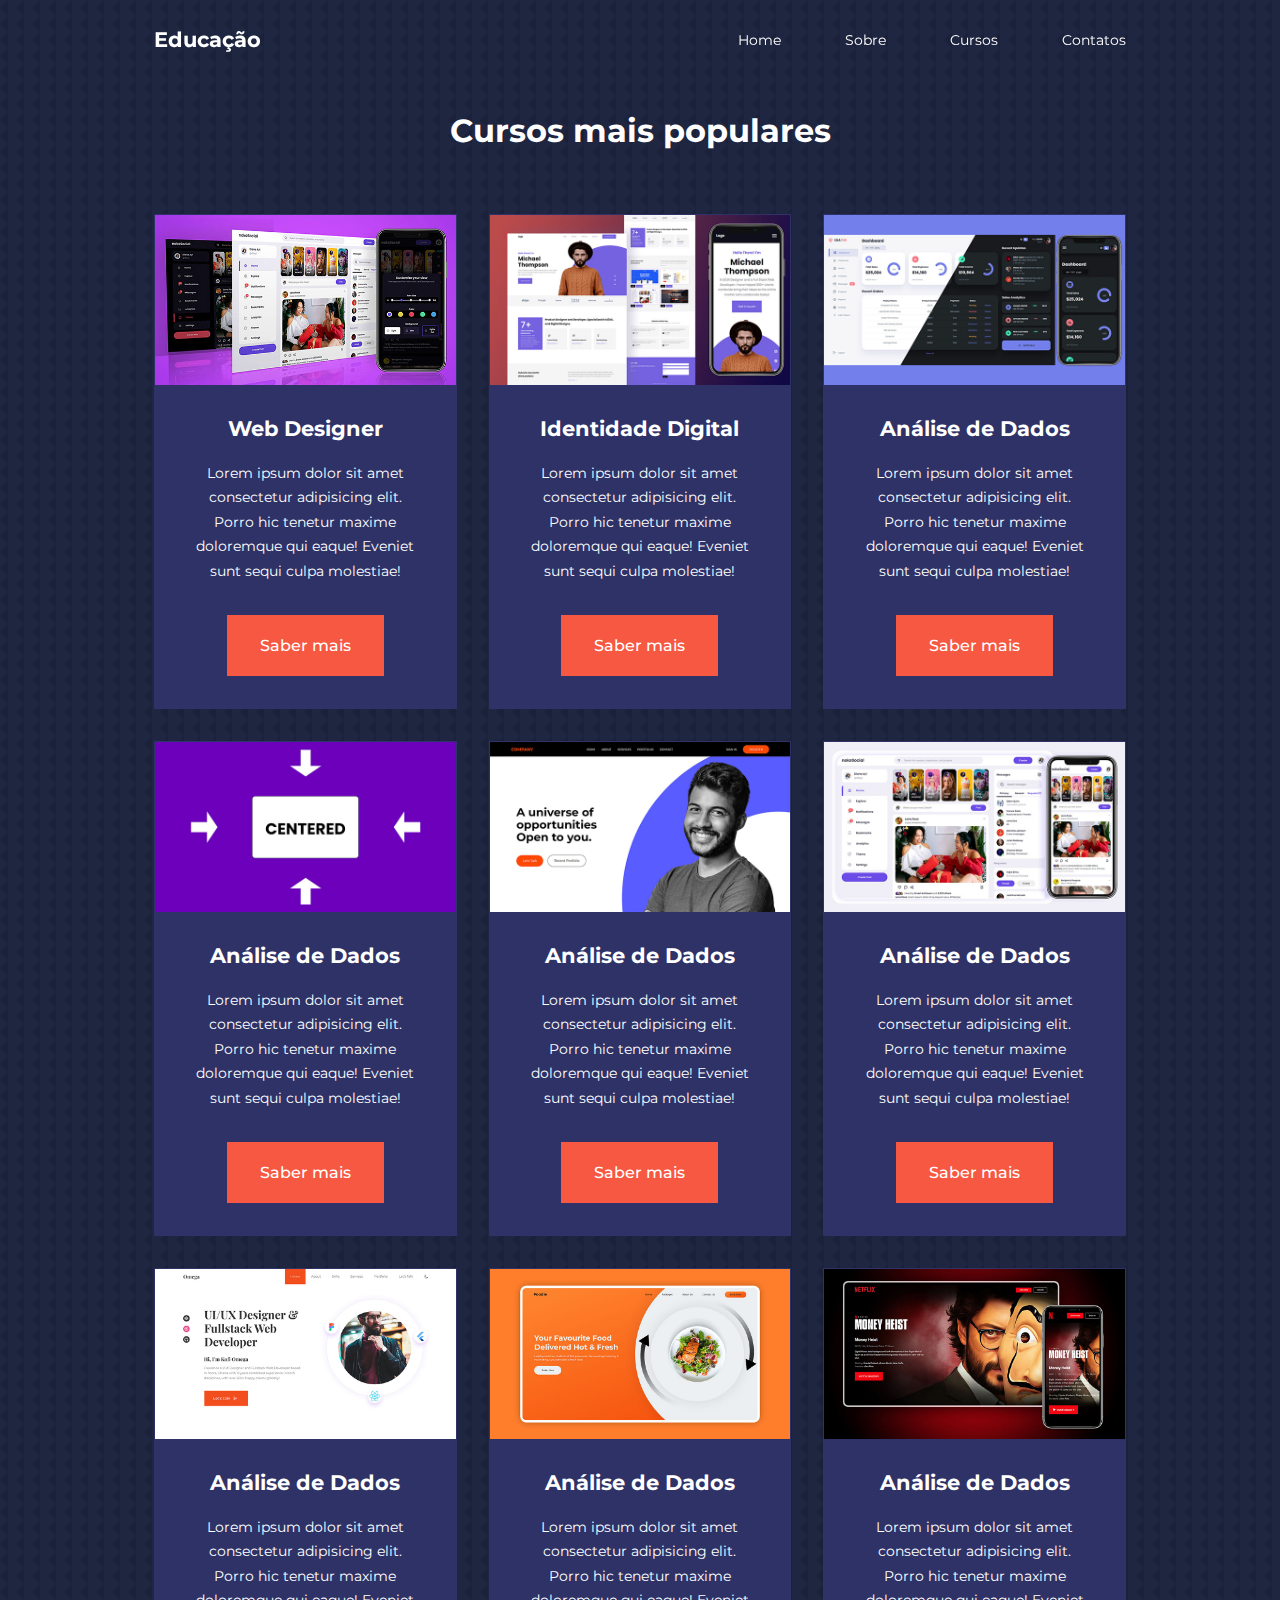
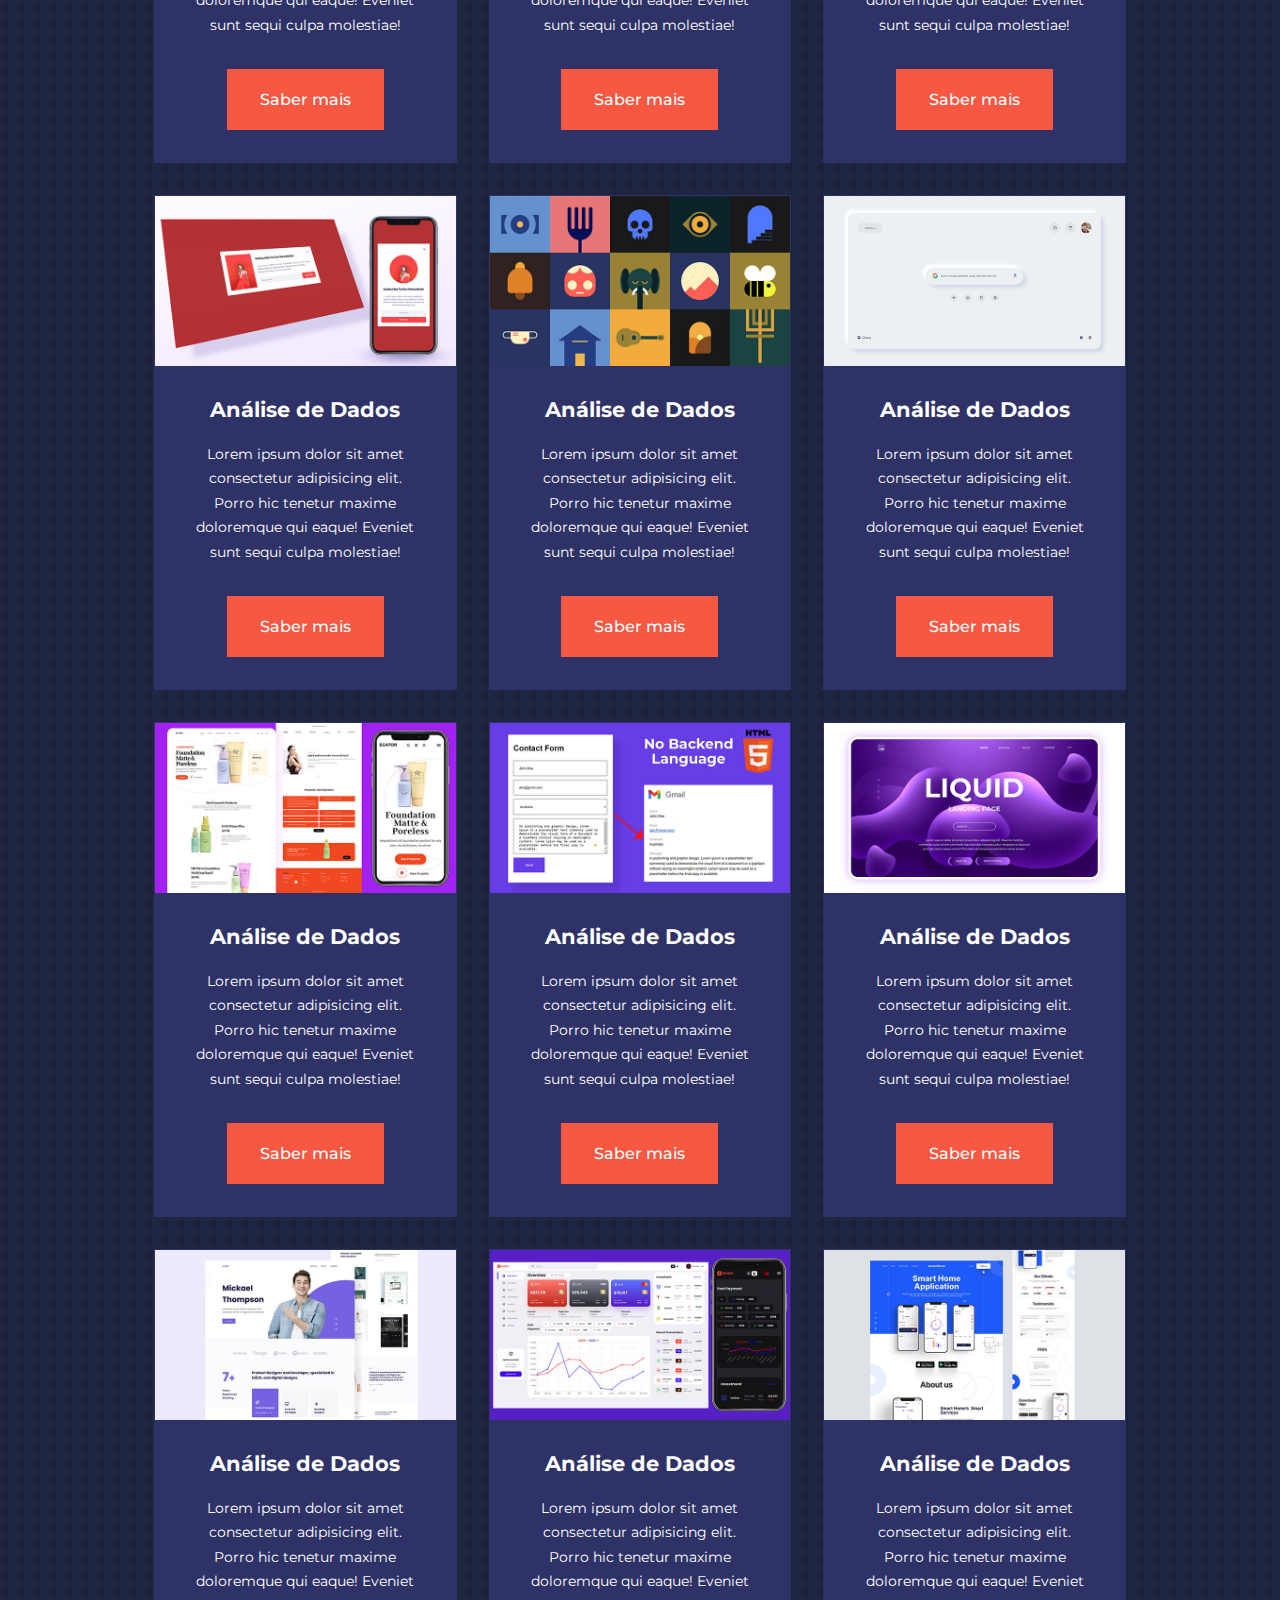
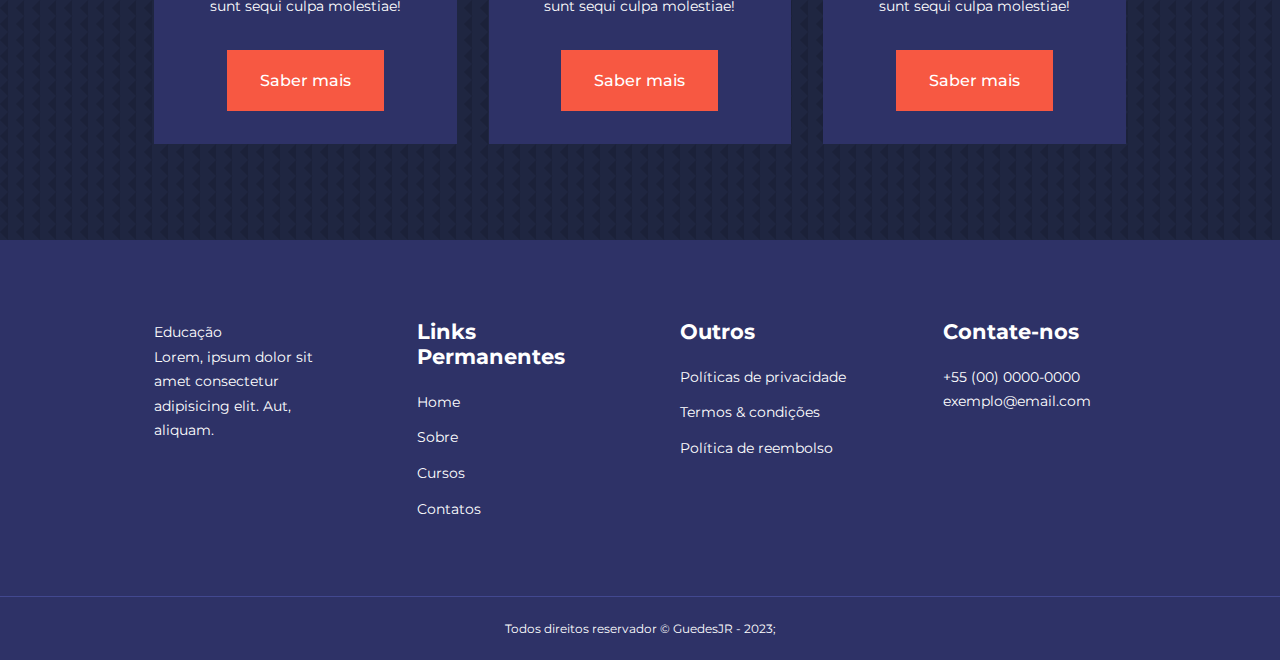
<file: courses.html>
<!DOCTYPE html>
<html lang="en">
<head>
    <meta charset="UTF-8">
    <meta name="viewport" content="width=device-width, initial-scale=1.0">
    <!-- Style -->
    <link rel="stylesheet" href="./css/style.css">
    <style>
        .courses {
            margin-top: 1rem;
        }
    </style>
    <!-- Icons -->
    <link rel="stylesheet" href="https://unicons.iconscout.com/release/v2.1.6/css/unicons.css">
    <title>Educação</title>
</head>
<body>
    <nav>
        <div class="container nav-container">
            <a href="./index.html">
                <h4>Educação</h4>
            </a>
            <ul class="nav-menu">
                <li><a href="./index.html">Home</a></li>
                <li><a href="./about.html">Sobre</a></li>
                <li><a href="./courses.html">Cursos</a></li>
                <li><a href="./contact.html">Contatos</a></li>
            </ul>
            <button id="open-menu-btn"><i class="uil uil-bars"></i></button>
            <button id="close-menu-btn"><i class="uil uil-multiply"></i></button>
        </div>
    </nav>

    <section class="courses">
        <h2>Cursos mais populares</h2>
        <div class="container courses-container">
            <article class="course">
                <div class="course-image">
                    <img src="./images/course1.jpg" alt="">
                </div>
                <div class="course-info">
                    <h4>Web Designer</h4>
                    <p>
                        Lorem ipsum dolor sit amet consectetur adipisicing elit. 
                        Porro hic tenetur maxime doloremque qui eaque! Eveniet 
                        sunt sequi culpa molestiae!
                    </p>
                    <a href="./courses.html" class="btn btn-primary">Saber mais</a>
                </div>
            </article>

            <article class="course">
                <div class="course-image">
                    <img src="./images/course2.jpg" alt="">
                </div>
                <div class="course-info">
                    <h4>Identidade Digital</h4>
                    <p>
                        Lorem ipsum dolor sit amet consectetur adipisicing elit. 
                        Porro hic tenetur maxime doloremque qui eaque! Eveniet 
                        sunt sequi culpa molestiae!
                    </p>
                    <a href="./courses.html" class="btn btn-primary">Saber mais</a>
                </div>
            </article>

            <article class="course">
                <div class="course-image">
                    <img src="./images/course3.jpg" alt="">
                </div>
                <div class="course-info">
                    <h4>Análise de Dados</h4>
                    <p>
                        Lorem ipsum dolor sit amet consectetur adipisicing elit. 
                        Porro hic tenetur maxime doloremque qui eaque! Eveniet 
                        sunt sequi culpa molestiae!
                    </p>
                    <a href="./courses.html" class="btn btn-primary">Saber mais</a>
                </div>
            </article>

            <article class="course">
                <div class="course-image">
                    <img src="./images/course4.jpg" alt="">
                </div>
                <div class="course-info">
                    <h4>Análise de Dados</h4>
                    <p>
                        Lorem ipsum dolor sit amet consectetur adipisicing elit. 
                        Porro hic tenetur maxime doloremque qui eaque! Eveniet 
                        sunt sequi culpa molestiae!
                    </p>
                    <a href="./courses.html" class="btn btn-primary">Saber mais</a>
                </div>
            </article>

            <article class="course">
                <div class="course-image">
                    <img src="./images/course5.jpg" alt="">
                </div>
                <div class="course-info">
                    <h4>Análise de Dados</h4>
                    <p>
                        Lorem ipsum dolor sit amet consectetur adipisicing elit. 
                        Porro hic tenetur maxime doloremque qui eaque! Eveniet 
                        sunt sequi culpa molestiae!
                    </p>
                    <a href="./courses.html" class="btn btn-primary">Saber mais</a>
                </div>
            </article>

            <article class="course">
                <div class="course-image">
                    <img src="./images/course6.jpg" alt="">
                </div>
                <div class="course-info">
                    <h4>Análise de Dados</h4>
                    <p>
                        Lorem ipsum dolor sit amet consectetur adipisicing elit. 
                        Porro hic tenetur maxime doloremque qui eaque! Eveniet 
                        sunt sequi culpa molestiae!
                    </p>
                    <a href="./courses.html" class="btn btn-primary">Saber mais</a>
                </div>
            </article>

            <article class="course">
                <div class="course-image">
                    <img src="./images/course7.jpg" alt="">
                </div>
                <div class="course-info">
                    <h4>Análise de Dados</h4>
                    <p>
                        Lorem ipsum dolor sit amet consectetur adipisicing elit. 
                        Porro hic tenetur maxime doloremque qui eaque! Eveniet 
                        sunt sequi culpa molestiae!
                    </p>
                    <a href="./courses.html" class="btn btn-primary">Saber mais</a>
                </div>
            </article>

            <article class="course">
                <div class="course-image">
                    <img src="./images/course8.jpg" alt="">
                </div>
                <div class="course-info">
                    <h4>Análise de Dados</h4>
                    <p>
                        Lorem ipsum dolor sit amet consectetur adipisicing elit. 
                        Porro hic tenetur maxime doloremque qui eaque! Eveniet 
                        sunt sequi culpa molestiae!
                    </p>
                    <a href="./courses.html" class="btn btn-primary">Saber mais</a>
                </div>
            </article>

            <article class="course">
                <div class="course-image">
                    <img src="./images/course9.jpg" alt="">
                </div>
                <div class="course-info">
                    <h4>Análise de Dados</h4>
                    <p>
                        Lorem ipsum dolor sit amet consectetur adipisicing elit. 
                        Porro hic tenetur maxime doloremque qui eaque! Eveniet 
                        sunt sequi culpa molestiae!
                    </p>
                    <a href="./courses.html" class="btn btn-primary">Saber mais</a>
                </div>
            </article>

            <article class="course">
                <div class="course-image">
                    <img src="./images/course10.jpg" alt="">
                </div>
                <div class="course-info">
                    <h4>Análise de Dados</h4>
                    <p>
                        Lorem ipsum dolor sit amet consectetur adipisicing elit. 
                        Porro hic tenetur maxime doloremque qui eaque! Eveniet 
                        sunt sequi culpa molestiae!
                    </p>
                    <a href="./courses.html" class="btn btn-primary">Saber mais</a>
                </div>
            </article>

            <article class="course">
                <div class="course-image">
                    <img src="./images/course11.jpg" alt="">
                </div>
                <div class="course-info">
                    <h4>Análise de Dados</h4>
                    <p>
                        Lorem ipsum dolor sit amet consectetur adipisicing elit. 
                        Porro hic tenetur maxime doloremque qui eaque! Eveniet 
                        sunt sequi culpa molestiae!
                    </p>
                    <a href="./courses.html" class="btn btn-primary">Saber mais</a>
                </div>
            </article>

            <article class="course">
                <div class="course-image">
                    <img src="./images/course12.jpg" alt="">
                </div>
                <div class="course-info">
                    <h4>Análise de Dados</h4>
                    <p>
                        Lorem ipsum dolor sit amet consectetur adipisicing elit. 
                        Porro hic tenetur maxime doloremque qui eaque! Eveniet 
                        sunt sequi culpa molestiae!
                    </p>
                    <a href="./courses.html" class="btn btn-primary">Saber mais</a>
                </div>
            </article>

            <article class="course">
                <div class="course-image">
                    <img src="./images/course13.jpg" alt="">
                </div>
                <div class="course-info">
                    <h4>Análise de Dados</h4>
                    <p>
                        Lorem ipsum dolor sit amet consectetur adipisicing elit. 
                        Porro hic tenetur maxime doloremque qui eaque! Eveniet 
                        sunt sequi culpa molestiae!
                    </p>
                    <a href="./courses.html" class="btn btn-primary">Saber mais</a>
                </div>
            </article>

            <article class="course">
                <div class="course-image">
                    <img src="./images/course14.jpg" alt="">
                </div>
                <div class="course-info">
                    <h4>Análise de Dados</h4>
                    <p>
                        Lorem ipsum dolor sit amet consectetur adipisicing elit. 
                        Porro hic tenetur maxime doloremque qui eaque! Eveniet 
                        sunt sequi culpa molestiae!
                    </p>
                    <a href="./courses.html" class="btn btn-primary">Saber mais</a>
                </div>
            </article>

            <article class="course">
                <div class="course-image">
                    <img src="./images/course15.jpg" alt="">
                </div>
                <div class="course-info">
                    <h4>Análise de Dados</h4>
                    <p>
                        Lorem ipsum dolor sit amet consectetur adipisicing elit. 
                        Porro hic tenetur maxime doloremque qui eaque! Eveniet 
                        sunt sequi culpa molestiae!
                    </p>
                    <a href="./courses.html" class="btn btn-primary">Saber mais</a>
                </div>
            </article>

            <article class="course">
                <div class="course-image">
                    <img src="./images/course16.jpg" alt="">
                </div>
                <div class="course-info">
                    <h4>Análise de Dados</h4>
                    <p>
                        Lorem ipsum dolor sit amet consectetur adipisicing elit. 
                        Porro hic tenetur maxime doloremque qui eaque! Eveniet 
                        sunt sequi culpa molestiae!
                    </p>
                    <a href="./courses.html" class="btn btn-primary">Saber mais</a>
                </div>
            </article>

            <article class="course">
                <div class="course-image">
                    <img src="./images/course17.jpg" alt="">
                </div>
                <div class="course-info">
                    <h4>Análise de Dados</h4>
                    <p>
                        Lorem ipsum dolor sit amet consectetur adipisicing elit. 
                        Porro hic tenetur maxime doloremque qui eaque! Eveniet 
                        sunt sequi culpa molestiae!
                    </p>
                    <a href="./courses.html" class="btn btn-primary">Saber mais</a>
                </div>
            </article>

            <article class="course">
                <div class="course-image">
                    <img src="./images/course18.jpg" alt="">
                </div>
                <div class="course-info">
                    <h4>Análise de Dados</h4>
                    <p>
                        Lorem ipsum dolor sit amet consectetur adipisicing elit. 
                        Porro hic tenetur maxime doloremque qui eaque! Eveniet 
                        sunt sequi culpa molestiae!
                    </p>
                    <a href="./courses.html" class="btn btn-primary">Saber mais</a>
                </div>
            </article>
        </div>
    </section>


    <footer class="footer">
        <div class="container footer-container">
            <div class="footer-1">
                <a href="./index.html">Educação</a>
                <p>
                    Lorem, ipsum dolor sit amet consectetur adipisicing elit. Aut, aliquam.
                </p>
            </div>

            <div class="footer-2">
                <h4>Links Permanentes</h4>
                <ul class="permalinks">
                    <li><a href="./index.html">Home</a></li>
                    <li><a href="./about.html">Sobre</a></li>
                    <li><a href="./courses.html">Cursos</a></li>
                    <li><a href="./contact.html">Contatos</a></li>
                </ul>
            </div>

            <div class="footer-3">
                <h4>Outros</h4>
                <ul class="privacy">
                    <li><a href="">Políticas de privacidade</a></li>
                    <li><a href="">Termos & condições</a></li>
                    <li><a href="">Política de reembolso</a></li>
                </ul>
            </div>

            <div class="footer-4">
                <h4>Contate-nos</h4>
                <div>
                    <p>+55 (00) 0000-0000</p>
                    <p>exemplo@email.com</p>
                </div>
                <ul class="footer-socials">
                    <li>
                        <a href="#">
                            <i class="uil uil-facebook-f"></i>
                        </a>
                    </li>
                    <li>
                        <a href="#">
                            <i class="uil uil-instagram"></i>
                        </a>
                    </li>
                    <li>
                        <a href="#">
                            <i class="uil uil-linkedin-alt"></i>
                        </a>
                    </li>
                    <li>
                        <a href="#">
                            <i class="uil uil-github"></i>
                        </a>
                    </li>
                </ul>
            </div>
            
        </div>
        <div class="footer-copyright">
            <small>Todos direitos reservador <span>&copy;</span> <span>GuedesJR</span> - 2023;</small>
        </div>
    </footer>

    <script src="./js/main.js"></script>
</body>
</html>
</file>
<file: css/about.css>
/* Import style Global */
@import url('./style.css');

/* Achievements */
.about-achievements {
    margin-top: 3rem;
}

.about-achievements-container {
    display: grid;
    grid-template-columns: 40% 60%;
    gap: 5rem;
}

.about-achievements-right > p {
    margin: 1.6rem 0 2.5rem;
}

.achievements-cards {
    display: grid;
    grid-template-columns: repeat(3, 1fr);
    gap: 1.5rem;
}

.achievement-card {
    background: var(--color-bg1);
    padding: 1.6rem;
    border-radius: 1rem;
    text-align: center;
    transition: var(--transition);
}

.achievement-card:hover {
    background: var(--color-bg2);
    box-shadow: 0 3rem 3rem rgba(0, 0, 0, 0.3);
}

.achievement-icon {
    background: var(--color-danger);
    padding: .6rem;
    border-radius: 1rem;
    display: inline-block;
    margin-bottom: 2rem;
    font-size: 2rem;
}

.achievement-card:nth-child(2) .achievement-icon {
    background: var(--color-success);
}

.achievement-card:nth-child(3) .achievement-icon {
    background: var(--color-primary);
}

.achievement-card p {
    margin-top: 1rem;
}

/* Team */
.team {
    background: var(--color-bg1);
    box-shadow: inset 0 0 3rem rgba(0, 0, 0, 0.5);
}

.team-container {
    display: grid;
    grid-template-columns: repeat(4, 1fr);
    gap: 2rem;
}

.team-member {
    background: var(--color-bg2);
    padding: 2rem;
    border: 1px solid transparent;
    transition: var(--transition);
    position: relative;
    overflow: hidden;
}

.team-member:hover {
    background: transparent;
    border-color: var(--color-primary);
}

.team-member-image img {
    filter: saturate(0);
}

.team-member:hover img {
    filter: saturate(1);
}

.team-member-info * {
    text-align: center;
    margin-top: 1.4rem;
}

.team-member-info p {
    color: var(--color-light);
}

.team-member-socials {
    position: absolute;
    top: 50%;
    transform: translateY(-50%);
    right: -100%;
    display: flex;
    flex-direction: column;
    background: var(--color-primary);
    border-radius: 1rem 0 0 1rem;
    box-shadow: -2rem 0 2rem rgba(0, 0, 0, 0.3);
    transition: var(--transition);
}

.team-member:hover .team-member-socials {
    right: 0;
}

.team-member-socials a {
    padding: .7rem;
}

/* Media Queries */
/* Tablet 1024px */
@media (max-width:1024px) {
    .about-achievements {
        margin-top: 2rem;
    }

    .about-achievements-container {
        grid-template-columns: 1fr;
        gap: 4rem;
    }

    .about-achievements-left {
        width: 80%;
        margin: 0 auto;
    }

    .team-container {
        grid-template-columns: repeat(3, 1fr);
        gap: 1.5rem;
    }

    .team-member {
        padding: 1rem;
    }
}

/* SmartPhone 600px */
@media (max-width:600px) {
    .achievements-cards,
    .team-container {
        grid-template-columns: 1fr 1fr;
        gap: .7rem;
    }

    .team-member {
        padding: 0;
    }

    .team-member p {
        margin-bottom: 1.5rem;
    }
}
</file>
<file: css/contact.css>
/* Contact */
.contact-container {
    background: var(--color-bg1);
    padding: 4rem;
    display: grid;
    grid-template-columns: 40% 60%;
    gap: 4rem;
    height: 30rem;
    margin: 7rem auto;
    border-radius: 1rem;
}

/* Aside */
.contact-aside {
    background: var(--color-primary);
    padding: 3rem;
    border-radius: 1rem;
    position: relative;
    bottom: 10rem;
}

.aside-image {
    width: 12rem;
    margin-bottom: 2rem;
}

.contact-aside h2 {
    text-align: left;
    margin-bottom: 1rem;
}

.contact-aside p {
    font-size: .9rem;
    margin-bottom: 2rem;
}

.contact-details li {
    display: flex;
    gap: 1rem;
    align-items: center;
    margin-bottom: 1rem;
}

.contact-socials {
    display: flex;
    gap: .8rem;
    margin-top: 3rem;
}

.contact-socials a {
    background: var(--color-bg2);
    padding: .5rem;
    border-radius: 50%;
    font-size: .9rem;
    transition: var(--transition);
}

.contact-socials a:hover {
    background: transparent;
}

/* Form */
.contact-form {
    display: flex;
    flex-direction: column;
    gap: 1.2rem;
    margin-right: 4rem;
}

.form-name {
    display: flex;
    gap: 1.2rem;
}

.contact-form input[type="text"] {
    width: 50%;
}

input,
textarea {
    width: 100%;
    padding: 1rem;
    background: var(--color-bg);
    color: var(--color-white);
    border-radius: 1rem;
}

.contact-form .btn {
    width: max-content;
    margin-top: 1rem;
    border-radius: .5rem;
    cursor: pointer;
}

/* Media Queries */
/* Tablet 1024px */
@media (max-width: 1024px) {
    .contact-container {
        gap: 1.5rem;
        margin-top: 3rem;
        height: auto;
        padding: 1.5rem;
    }

    .contact-aside {
        width: auto;
        padding: 1.5rem;
        bottom: 0;
    }
    
    .contact-form {
        align-self: center;
        margin-right: 1.5rem;
    }
}

/* SmartPhone 600px */
@media (max-width: 600px) {
    .contact-container {
        grid-template-columns: 1fr;
        gap: 3rem;
        margin-top: 0;
        padding: 0;
    }

    .contact-form {
        margin: 0 1.5rem 3rem;
    }

    .form-name {
        flex-direction: column;
    }

    .form-name input[type="text"] {
        width: 100%;
    }
}
</file>
<file: css/style.css>
/* IMPORTS */
/* Fonts - Montserrat */
@import url('https://fonts.googleapis.com/css2?family=Montserrat:ital,wght@0,200;0,300;0,400;0,500;0,600;0,700;0,800;1,200&display=swap');

/* Swiper JS */
@import url('https://cdn.jsdelivr.net/npm/swiper@10/swiper-bundle.min.css');

/* RESET */
* {
    margin: 0;
    padding: 0;
    border: 0;
    outline: 0;
    text-decoration: none;
    list-style: none;
    box-sizing: border-box;
}

/* VARs */
:root {
    --color-primary: #6c63ff;
    --color-success: #00bf8e;
    --color-warning: #f7c94b;
    --color-danger: #f75842;
    --color-danger-variant: rgba(247, 88, 66, 0.4);
    --color-white: #ffffff;
    --color-light: rgba(255, 255, 255, 0.7);
    --color-black: #000000;
    --color-bg: #1f2641;
    --color-bg1: #2e3267;
    --color-bg2: #424890;

    --container-width-lg: 76%;
    --container-width-md: 90%;
    --container-width-sm: 94%;

    --transition: all 400ms ease;
}

/* BASE */
body {
    font-family: 'Montserrat', sans-serif;
    line-height: 1.7;
    color: var(--color-white);
    background: var(--color-bg);
    background-image: url('../images/bg-texture.png');
}

.container {
    width: var(--container-width-lg);
    margin: 0 auto;
}

section {
    padding: 6rem 0;
}

section h2 {
    text-align: center;
    margin-bottom: 4rem;
}

h1, h2, h3, h4, h5 {
    line-height: 1.2;
}

h1 {
    font-size: 2.4rem;
}

h2 {
    font-size: 2rem;
}

h3 {
    font-size: 1.6rem;
}

h4 {
    font-size: 1.3rem;
}

a {
    color: var(--color-white);
}

img {
    width: 100%;
    display: block;
    object-fit: cover;
}

.btn {
    display: inline-block;
    background: var(--color-white);
    color: var(--color-black);
    padding: 1rem 2rem;
    border: 1px solid transparent;
    font-weight: 500;
    transition: var(--transition);
}

.btn:hover {
    background: transparent;
    color: var(--color-white);
    border-color: var(--color-white);
}

.btn-primary {
    background: var(--color-danger);
    color: var(--color-white);
}

/* NAVBAR */
nav {
    background: transparent;
    width: 100vw;
    height: 5rem;
    position: fixed;
    top: 0;
    z-index: 11;
}

.window-scroll {
    background: var(--color-primary);
    box-shadow: 0 1rem 2rem rgb(0, 0, 0, .2);
}

.nav-container {
    height: 100%;
    display: flex;
    justify-content: space-between;
    align-items: center;
}

nav button {
    display: none;
}

.nav-menu {
    display: flex;
    align-items: center;
    gap: 4rem;
}

.nav-menu a {
    font-size: 0.9rem;
    transition: var(--transition);
}

.nav-menu a:hover {
    color: var(--color-bg2);
}

/* HEADER */
header {
    position: relative;
    top: 5rem;
    overflow: hidden;
    height: 70vh;
    margin-bottom: 5rem;
}

.header-container {
    display: grid;
    grid-template-columns: 1fr 1fr;
    align-items: center;
    gap: 5rem;
    height: 100%;
}

.header-left p {
    margin: 1rem 0 2.4rem;
}


/* CATEGORIES */
.categories {
    background: var(--color-bg1);
    height: 32rem;
}

.categories h1 {
    line-height: 1;
    margin-bottom: 3rem;
}

.categories-container {
    display: grid;
    grid-template-columns: 40% 60%;
}

.categories-left {
    margin-right: 4rem;
}

.categories-left p {
    margin: 1rem 0 3rem;
}

.categories-right {
    display: grid;
    grid-template-columns: repeat(3, 1fr);
    gap: 1.2rem;
}

.category {
    background: var(--color-bg2);
    padding: 2rem;
    border-radius: 2rem;
    transition: var(--transition);
}

.category:nth-child(2) .category-icon {
    background: var(--color-danger);
}

.category:nth-child(3) .category-icon {
    background: var(--color-success);
}

.category:nth-child(4) .category-icon {
    background: var(--color-warning);
}

.category:nth-child(5) .category-icon {
    background: var(--color-success);
}

.category:hover {
    box-shadow: 0 3rem 3rem rgba(0, 0, 0, 0.3);
    z-index: 1;
}

.category-icon {
    background: var(--color-primary);
    padding: .7rem;
    border-radius: .9rem;
}

.category h5 {
    margin: 2rem 0 1rem;
}
.category o {
    font-size: .85rem;
}

/* COURSES */
.courses {
    margin-top: 10rem;
}

.courses-container {
    display: grid;
    grid-template-columns: repeat(3, 1fr);
    gap: 2rem;
}

.course {
    background: var(--color-bg1);
    text-align: center;
    border: 1px solid transparent;
    transition: var(--transition);
}

.course:hover {
    background: transparent;
    border-color: var(--color-primary);
}

.course-info {
    padding: 2rem;
}

.course-info p {
    margin: 1.2rem 0 2rem;
    font-size: .9rem;
}

/* FAQs */
.faqs {
    background: var(--color-bg1);
    box-shadow: inset 0 0 3rem rgba(0, 0, 0, 0.5);
}

.faqs-container {
    display: grid;
    grid-template-columns: 1fr 1fr;
    gap: 1rem;
}

.faq {
    padding: 2rem;
    display: flex;
    align-items: center;
    gap: 1.4rem;
    height: fit-content;
    background: var(--color-primary);
    cursor: pointer;
}

.faq h4 {
    font-size: 1rem;
    line-height: 2.2;
}

.faq-icon {
    align-self: flex-start;
    font-size: 1.2rem;
}

.faq p {
    margin-top: .8rem;
    display: none;
}

.faq.open p {
    display: block;
}

/* TESTIMONIALS */
.testimonials-container {
    overflow-x: hidden;
    position: relative;
    margin-bottom: 5rem;
}

.testimonial {
    padding-top: 2rem;
}

.testimonials-container h2 {
    margin-top: 4rem;
}

.avatar {
    width: 6rem;
    height: 6rem;
    border-radius: 50%;
    overflow: hidden;
    margin: 0 auto 1rem;
    border: 1rem solid var(--color-bg1);
}

.testimonial-info {
    text-align: center;
}

.testimonial-body {
    background: var(--color-primary);
    padding: 2rem;
    margin-top: 3rem;
    position: relative;
}

.testimonial-body::before {
    content: '';
    display: block;
    background: linear-gradient(
        135deg,
        transparent, 
        var(--color-primary), 
        var(--color-primary),
        var(--color-primary));
    width: 3rem;
    height: 3rem;
    position: absolute;
    left: 50%;
    margin-left: -1.5rem;
    top: -1.5rem;
    transform: rotate(45deg);
}

.swiper-button-next,
.swiper-button-prev {
    top: 12rem;
}

#shadow-host-companion {
    display: none;
}

/* FOOTER */
footer {
    background: var(--color-bg1);
    padding-top: 5rem;
    font-size: .9rem;
    margin-bottom: 0;
}

.footer-container {
    display: grid;
    grid-template-columns: repeat(4, 1fr);
    gap: 5rem;
}

.footer-container > div h4 {
    margin-bottom: 1.2rem;
}

.footer-1 p {
    margin: 0 0 2rem;
}

footer ul li {
    margin-bottom: 0.7rem;
}

footer ul li a:hover {
    text-decoration: underline;
}

.footer-socials {
    display: flex;
    gap: 1rem;
    font-size: 1.2rem;
    margin-top: 2rem;
}

.footer-copyright {
    text-align: center;
    margin-top: 4rem;
    padding: 1.2rem 0;
    border-top: 1px solid var(--color-bg2);
}

/* MEDIAS QUERIES */
/* Tablet 1024px */
@media (max-width: 1024px) {
    .container {
        width: var(--container-width-md);
    }

    h1 {
        font-size: 2.2rem;
    }

    h2 {
        font-size: 1.7rem;
    }

    h3 {
        font-size: 1.4rem;
    }

    h4 {
        font-size: 1.2rem;
    }

    /* Navbar */
    nav button {
        display: inline-block;
        background: transparent;
        font-size: 1.8rem;
        color: var(--color-white);
        cursor: pointer;
    }

    nav button#close-menu-btn {
        display: none;
    }

    .nav-menu {
        position: fixed;
        top: 5rem;
        right: 5%;
        height: fit-content;
        width: 18rem;
        flex-direction: column;
        gap: 0;
        display: none;
    }

    .nav-menu li {
        width: 100%;
        height: 5.8rem;
        animation: animateNavItems .3s linear forwards;
        transform-origin: top right;
        opacity: 0;
    }

    .nav-menu li:nth-child(2) {
        animation-delay: .2s;
    }

    .nav-menu li:nth-child(3) {
        animation-delay: .3s;
    }

    .nav-menu li:nth-child(4) {
        animation-delay: .4s;
    }

    @keyframes animateNavItems {
        0% {
            transform: rotateZ(-90deg) rotateX(90deg) scale(0.1);
        }

        100% {
            transform: rotateZ(0) rotateX(0) scale(1);
            opacity: 1;
        }
    }

    .nav-menu li a {
        background: var(--color-primary);
        box-shadow: -4rem 6rem 10rem  rgba(0, 0, 0, 0.6);
        width: 100%;
        height: 100%;
        display: grid;
        place-items: center;
    }

    .nav-menu li a:hover {
        background: var(--color-bg2);
        color: var(--color-white);
    }

    /* Header */
    header {
        height: 52vh;
        margin-bottom: 4rem;
    }

    .header-container {
        gap: 0;
        padding-bottom: 3rem;
    }

    /* Categories */
    .categories {
        height: auto;
    }

    .categories-container {
        grid-template-columns: 1fr;
        gap: 3rem;
    }

    .categories-left {
        margin-right: 0;
    }

    /* Courses */
    .courses {
        margin-top: 0;
    }

    .courses-container {
        grid-template-columns: 1fr 1fr;
    }

    /* Faqs */
    .faqs-container {
        grid-template-columns: 1fr;
    }

    .faq {
        padding: 1.5rem;
    }

    /* Footer */
    .footer-container {
        grid-template-columns: 1fr 1fr;
    }
}

/* SmartPhone 600px */
@media (max-width: 600px) {
    .container {
        width: var(--container-width-sm);
    }

    /* Navbar */
    .nav-menu {
        right: 3%;
    }

    /* Header */
    header {
        height: 100vh;
    }

    .header-container {
        grid-template-columns: 1fr;
        text-align: center;
        margin-top: 0;
    }

    .header-left p {
        margin-bottom: 1.3rem;
    }

    /* Categories */
    .categories-right {
        grid-template-columns: 1fr 1fr;
        gap: .7rem;
    }

    .category {
        padding: 1rem;
        border-radius: 1rem;
    }

    .category-icon {
        margin-top: 4px;
        display: inline-block;
    }

    /* Courses */
    .courses-container {
        grid-template-columns: 1fr;
    }

    /* Testimonials */
    .testimonial-body {
        padding: 1.2rem;
    }

    /* Footer */
    .footer-container {
        grid-template-columns: 1fr;
        text-align: center;
        gap: 2rem;
    }

    .footer-1 p {
        margin: 1rem auto;
    }

    .footer-socials {
        justify-content: center;
    }
}
</file>
